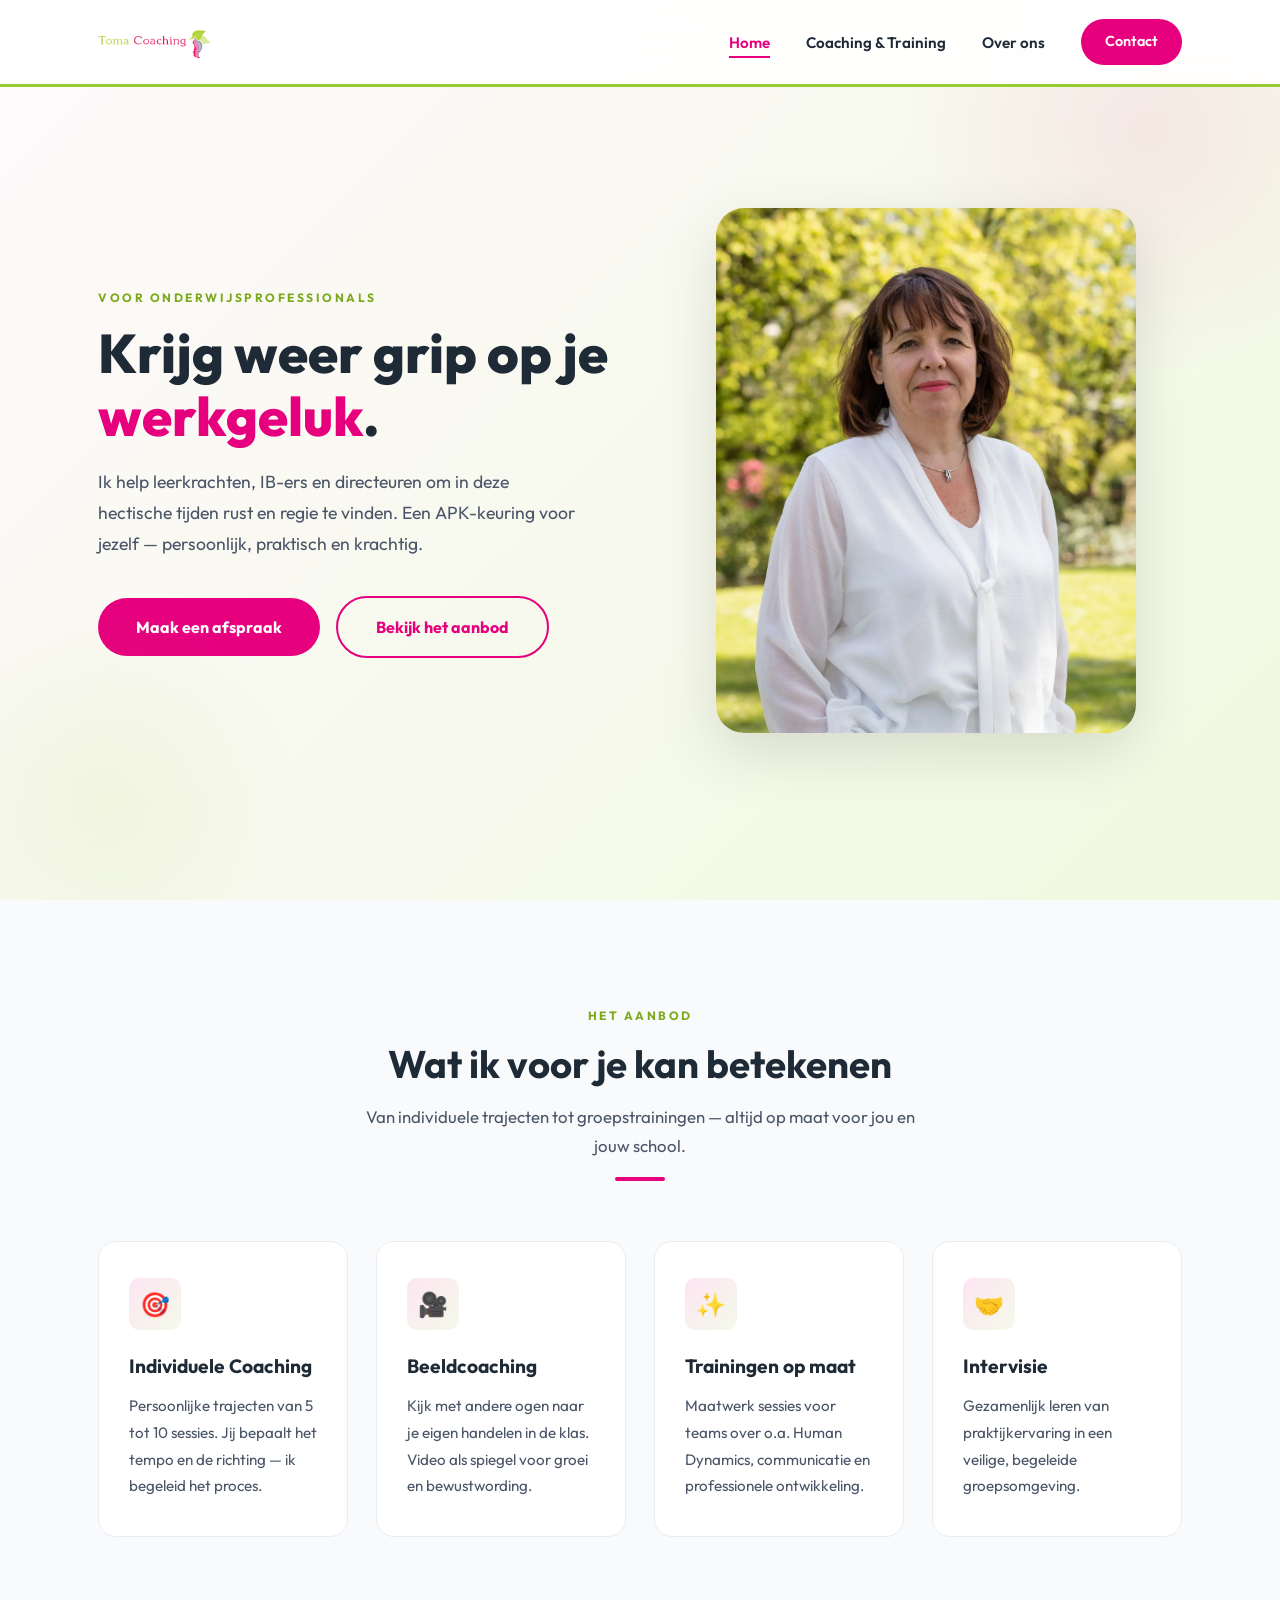
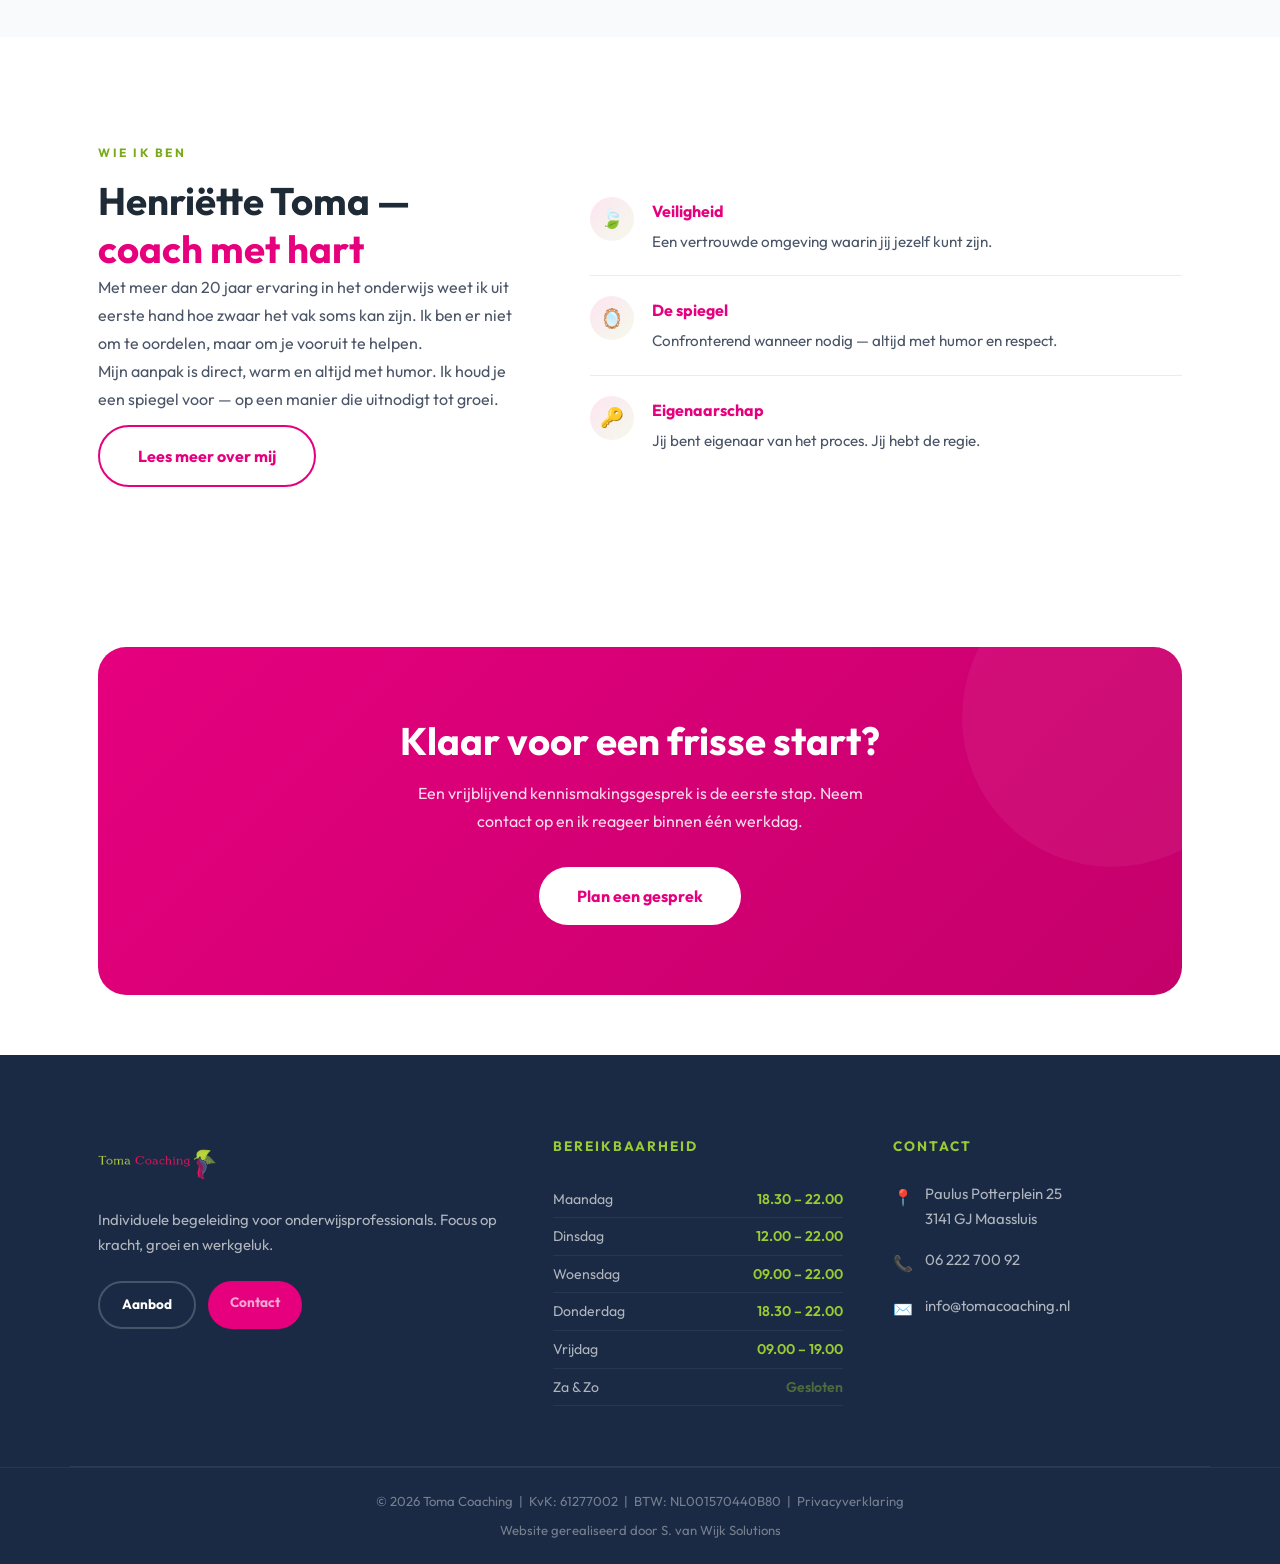
<file: index.html>
<!DOCTYPE html>
<html lang="nl">
<head>
  <meta charset="UTF-8">
  <meta name="viewport" content="width=device-width, initial-scale=1.0">
  <title>Toma Coaching | Onderwijs Coaching & Training</title>
  <meta name="description" content="Individuele coaching en training voor onderwijsprofessionals. Henriëtte Toma helpt leerkrachten, IB-ers en directeuren groeien.">
  <link rel="stylesheet" href="style.css">
</head>
<body>

  <div id="header-placeholder"></div>

  <main>

    <!-- ── HERO ── -->
    <section class="hero">
      <div class="container hero-grid">

        <div class="hero-text reveal">
          <span class="label">Voor onderwijsprofessionals</span>
          <h1>Krijg weer grip op je <span class="accent">werkgeluk</span>.</h1>
          <p>Ik help leerkrachten, IB-ers en directeuren om in deze hectische tijden rust en regie te vinden. Een APK-keuring voor jezelf — persoonlijk, praktisch en krachtig.</p>
          <div class="hero-actions">
            <a href="contact.html" class="btn btn-primary">Maak een afspraak</a>
            <a href="diensten.html" class="btn btn-outline">Bekijk het aanbod</a>
          </div>
        </div>

        <div class="hero-image-wrap reveal reveal-delay-2">
          <img src="assets/images/persoonsfoto.webp" alt="Henriëtte Toma – coach" class="hero-photo">
        </div>

      </div>
    </section>

    <!-- ── WAT IK KAN BETEKENEN ── -->
    <section class="section-padding bg-soft">
      <div class="container">
        <div class="section-title reveal">
          <span class="label">Het aanbod</span>
          <h2>Wat ik voor je kan betekenen</h2>
          <p>Van individuele trajecten tot groepstrainingen — altijd op maat voor jou en jouw school.</p>
          <div class="divider"></div>
        </div>

        <div class="card-grid">
          <div class="service-card reveal reveal-delay-1">
            <div class="icon">🎯</div>
            <h3>Individuele Coaching</h3>
            <p>Persoonlijke trajecten van 5 tot 10 sessies. Jij bepaalt het tempo en de richting — ik begeleid het proces.</p>
          </div>
          <div class="service-card reveal reveal-delay-2">
            <div class="icon">🎥</div>
            <h3>Beeldcoaching</h3>
            <p>Kijk met andere ogen naar je eigen handelen in de klas. Video als spiegel voor groei en bewustwording.</p>
          </div>
          <div class="service-card reveal reveal-delay-3">
            <div class="icon">✨</div>
            <h3>Trainingen op maat</h3>
            <p>Maatwerk sessies voor teams over o.a. Human Dynamics, communicatie en professionele ontwikkeling.</p>
          </div>
          <div class="service-card reveal reveal-delay-3">
            <div class="icon">🤝</div>
            <h3>Intervisie</h3>
            <p>Gezamenlijk leren van praktijkervaring in een veilige, begeleide groepsomgeving.</p>
          </div>
        </div>
      </div>
    </section>

    <!-- ── WERKWIJZE PREVIEW ── -->
    <section class="section-padding">
      <div class="container">
        <div class="over-grid">
          <div class="reveal">
            <span class="label">Wie ik ben</span>
            <h2>Henriëtte Toma — <span class="accent">coach met hart</span></h2>
            <p>Met meer dan 20 jaar ervaring in het onderwijs weet ik uit eerste hand hoe zwaar het vak soms kan zijn. Ik ben er niet om te oordelen, maar om je vooruit te helpen.</p>
            <p>Mijn aanpak is direct, warm en altijd met humor. Ik houd je een spiegel voor — op een manier die uitnodigt tot groei.</p>
            <a href="over-ons.html" class="btn btn-outline" style="margin-top: 12px;">Lees meer over mij</a>
          </div>
          <div class="reveal reveal-delay-2">
            <div class="werkwijze-list">
              <div class="werkwijze-item">
                <div class="werkwijze-icon">🍃</div>
                <div>
                  <strong>Veiligheid</strong>
                  <p>Een vertrouwde omgeving waarin jij jezelf kunt zijn.</p>
                </div>
              </div>
              <div class="werkwijze-item">
                <div class="werkwijze-icon">🪞</div>
                <div>
                  <strong>De spiegel</strong>
                  <p>Confronterend wanneer nodig — altijd met humor en respect.</p>
                </div>
              </div>
              <div class="werkwijze-item">
                <div class="werkwijze-icon">🔑</div>
                <div>
                  <strong>Eigenaarschap</strong>
                  <p>Jij bent eigenaar van het proces. Jij hebt de regie.</p>
                </div>
              </div>
            </div>
          </div>
        </div>
      </div>
    </section>

    <!-- ── CTA BANNER ── -->
    <section class="section-padding-sm">
      <div class="container reveal">
        <div class="cta-banner">
          <h2>Klaar voor een frisse start?</h2>
          <p>Een vrijblijvend kennismakingsgesprek is de eerste stap. Neem contact op en ik reageer binnen één werkdag.</p>
          <a href="contact.html" class="btn btn-white">Plan een gesprek</a>
        </div>
      </div>
    </section>

  </main>

  <div id="footer-placeholder"></div>
  <script src="js/script.js"></script>
</body>
</html>
</file>
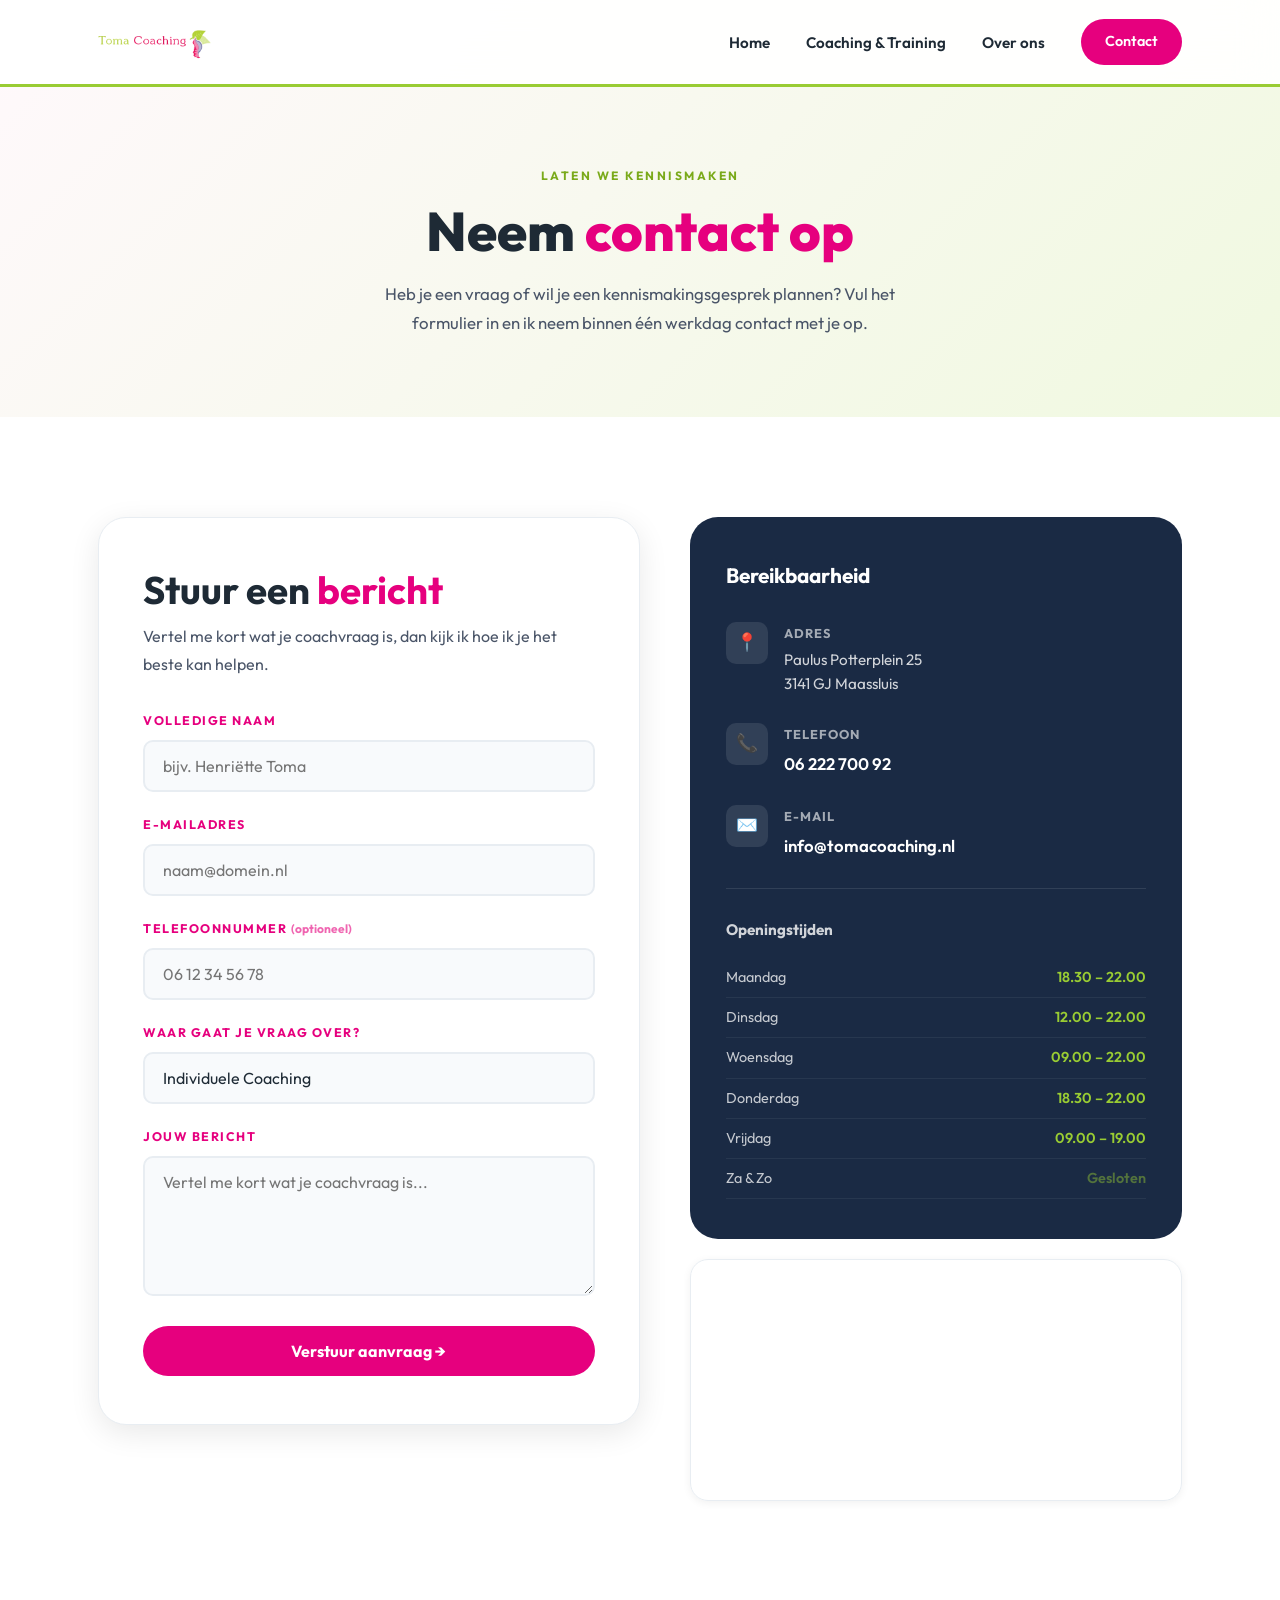
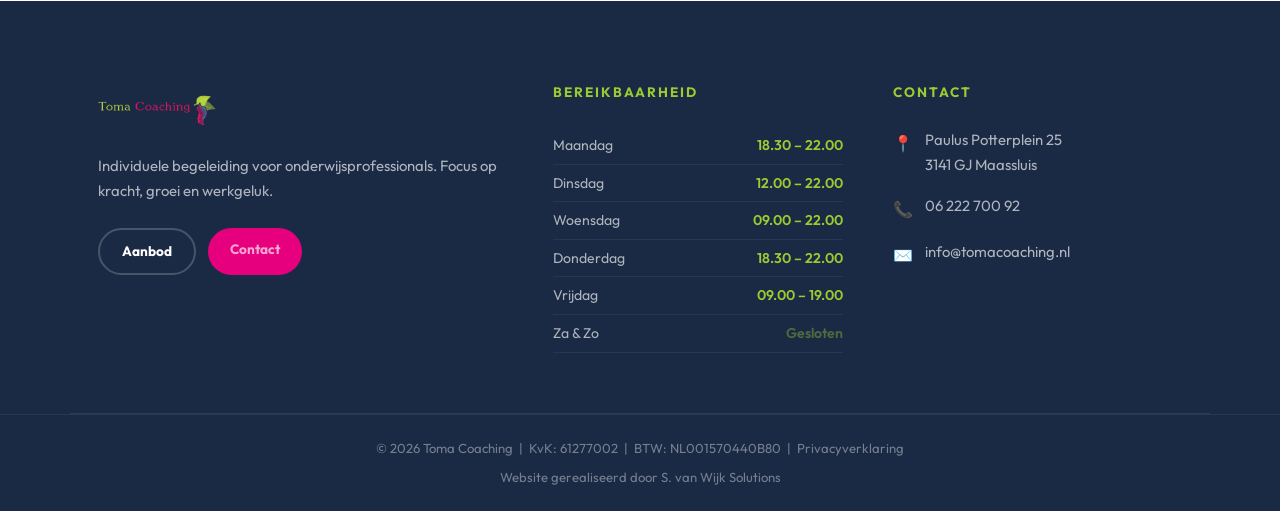
<file: contact.html>
<!DOCTYPE html>
<html lang="nl">
<head>
  <meta charset="UTF-8">
  <meta name="viewport" content="width=device-width, initial-scale=1.0">
  <title>Contact | Toma Coaching</title>
  <meta name="description" content="Neem contact op met Toma Coaching. Plan een kennismakingsgesprek of stel je vraag via het formulier.">
  <link rel="stylesheet" href="style.css">
</head>
<body>

  <div id="header-placeholder"></div>

  <main>

    <!-- ── PAGE HERO ── -->
    <section class="page-hero">
      <div class="container reveal">
        <span class="label">Laten we kennismaken</span>
        <h1>Neem <span class="accent">contact op</span></h1>
        <p>Heb je een vraag of wil je een kennismakingsgesprek plannen? Vul het formulier in en ik neem binnen één werkdag contact met je op.</p>
      </div>
    </section>

    <!-- ── CONTACT GRID ── -->
    <section class="section-padding">
      <div class="container">
        <div class="contact-grid">

          <!-- Formulier -->
          <div class="contact-form-card reveal">
            <h2>Stuur een <span class="accent">bericht</span></h2>
            <p>Vertel me kort wat je coachvraag is, dan kijk ik hoe ik je het beste kan helpen.</p>

            <form action="https://formspree.io/f/jouw-id" method="POST">
              <div class="form-group">
                <label for="naam">Volledige naam</label>
                <input type="text" id="naam" name="naam" placeholder="bijv. Henriëtte Toma" required>
              </div>
              <div class="form-group">
                <label for="email">E-mailadres</label>
                <input type="email" id="email" name="email" placeholder="naam@domein.nl" required>
              </div>
              <div class="form-group">
                <label for="telefoon">Telefoonnummer <span style="font-size:0.75rem; opacity:0.6; text-transform:none; letter-spacing:0;">(optioneel)</span></label>
                <input type="tel" id="telefoon" name="telefoon" placeholder="06 12 34 56 78">
              </div>
              <div class="form-group">
                <label for="onderwerp">Waar gaat je vraag over?</label>
                <select id="onderwerp" name="onderwerp">
                  <option value="Individuele Coaching">Individuele Coaching</option>
                  <option value="Beeldcoaching">Beeldcoaching</option>
                  <option value="Training op maat">Training op maat</option>
                  <option value="Intervisie">Intervisie</option>
                  <option value="Kennismakingsgesprek">Kennismakingsgesprek</option>
                  <option value="Overig">Overig (vrije vraag)</option>
                </select>
              </div>
              <div class="form-group">
                <label for="bericht">Jouw bericht</label>
                <textarea id="bericht" name="bericht" rows="5" placeholder="Vertel me kort wat je coachvraag is..." required></textarea>
              </div>
              <button type="submit" class="btn btn-primary" style="width:100%;">Verstuur aanvraag →</button>
            </form>
          </div>

          <!-- Contact info -->
          <div class="reveal reveal-delay-2">
            <div class="contact-info-card">
              <h3>Bereikbaarheid</h3>

              <div class="info-row">
                <div class="info-icon">📍</div>
                <div>
                  <strong>Adres</strong>
                  <p>Paulus Potterplein 25<br>3141 GJ Maassluis</p>
                </div>
              </div>

              <div class="info-row">
                <div class="info-icon">📞</div>
                <div>
                  <strong>Telefoon</strong>
                  <a href="tel:0622270092">06 222 700 92</a>
                </div>
              </div>

              <div class="info-row">
                <div class="info-icon">✉️</div>
                <div>
                  <strong>E-mail</strong>
                  <a href="mailto:info@tomacoaching.nl">info@tomacoaching.nl</a>
                </div>
              </div>

              <div class="hours-list">
                <h4>Openingstijden</h4>
                <ul>
                  <li>Maandag    <span>18.30 – 22.00</span></li>
                  <li>Dinsdag    <span>12.00 – 22.00</span></li>
                  <li>Woensdag   <span>09.00 – 22.00</span></li>
                  <li>Donderdag  <span>18.30 – 22.00</span></li>
                  <li>Vrijdag    <span>09.00 – 19.00</span></li>
                  <li>Za &amp; Zo  <span style="opacity:0.45;">Gesloten</span></li>
                </ul>
              </div>
            </div>

            <!-- Google Maps -->
            <div style="margin-top: 20px; border-radius: var(--radius-md); overflow: hidden; border: 1px solid var(--border); box-shadow: var(--shadow-sm);">
              <iframe
                title="Locatie Toma Coaching"
                src="https://www.google.com/maps/embed?pb=!1m18!1m12!1m3!1d2460.847!2d4.2558!3d51.9233!2m3!1f0!2f0!3f0!3m2!1i1024!2i768!4f13.1!3m3!1m2!1s0x47c5d3e2b2b2b2b3%3A0x0!2sPaulus+Potterplein+25%2C+3141+GJ+Maassluis!5e0!3m2!1snl!2snl!4v1700000000000"
                width="100%"
                height="240"
                style="display:block; border:0;"
                allowfullscreen=""
                loading="lazy"
                referrerpolicy="no-referrer-when-downgrade">
              </iframe>
            </div>
          </div>

        </div>
      </div>
    </section>

  </main>

  <div id="footer-placeholder"></div>
  <script src="js/script.js"></script>
</body>
</html>
</file>
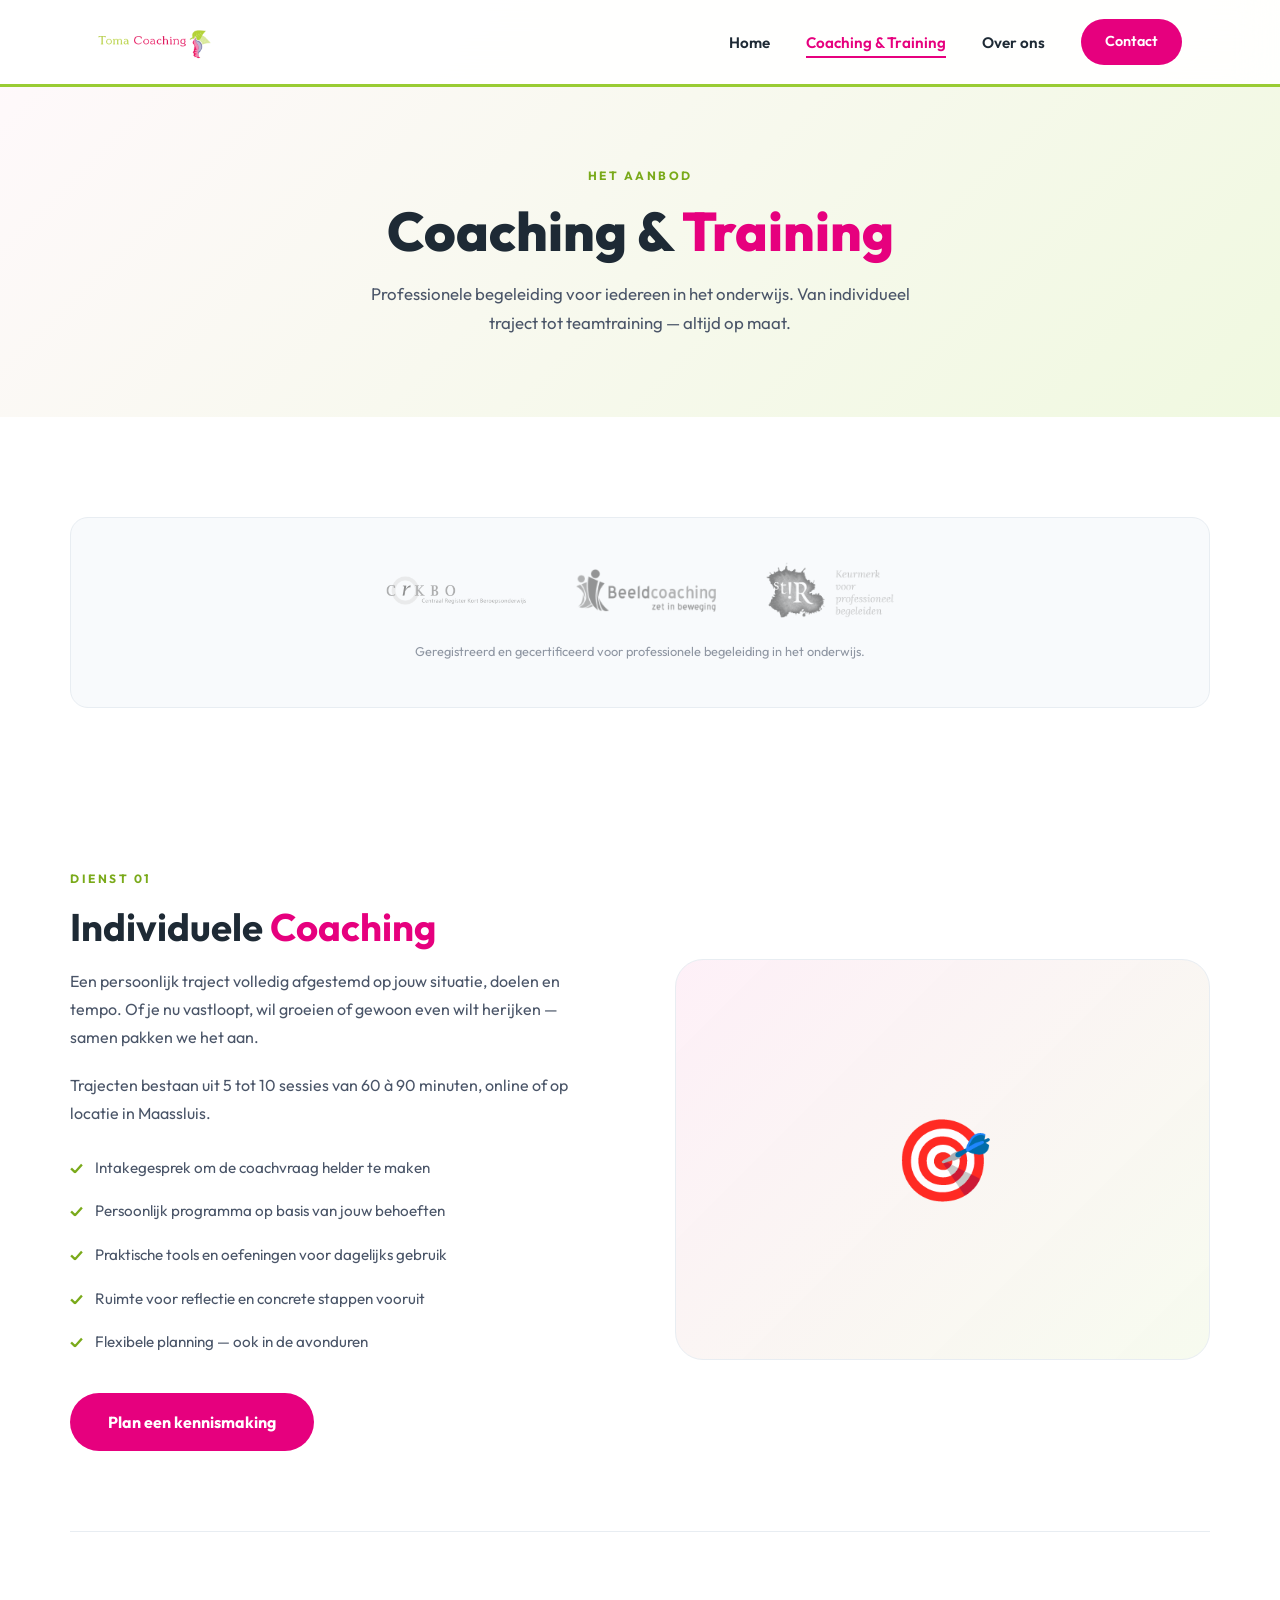
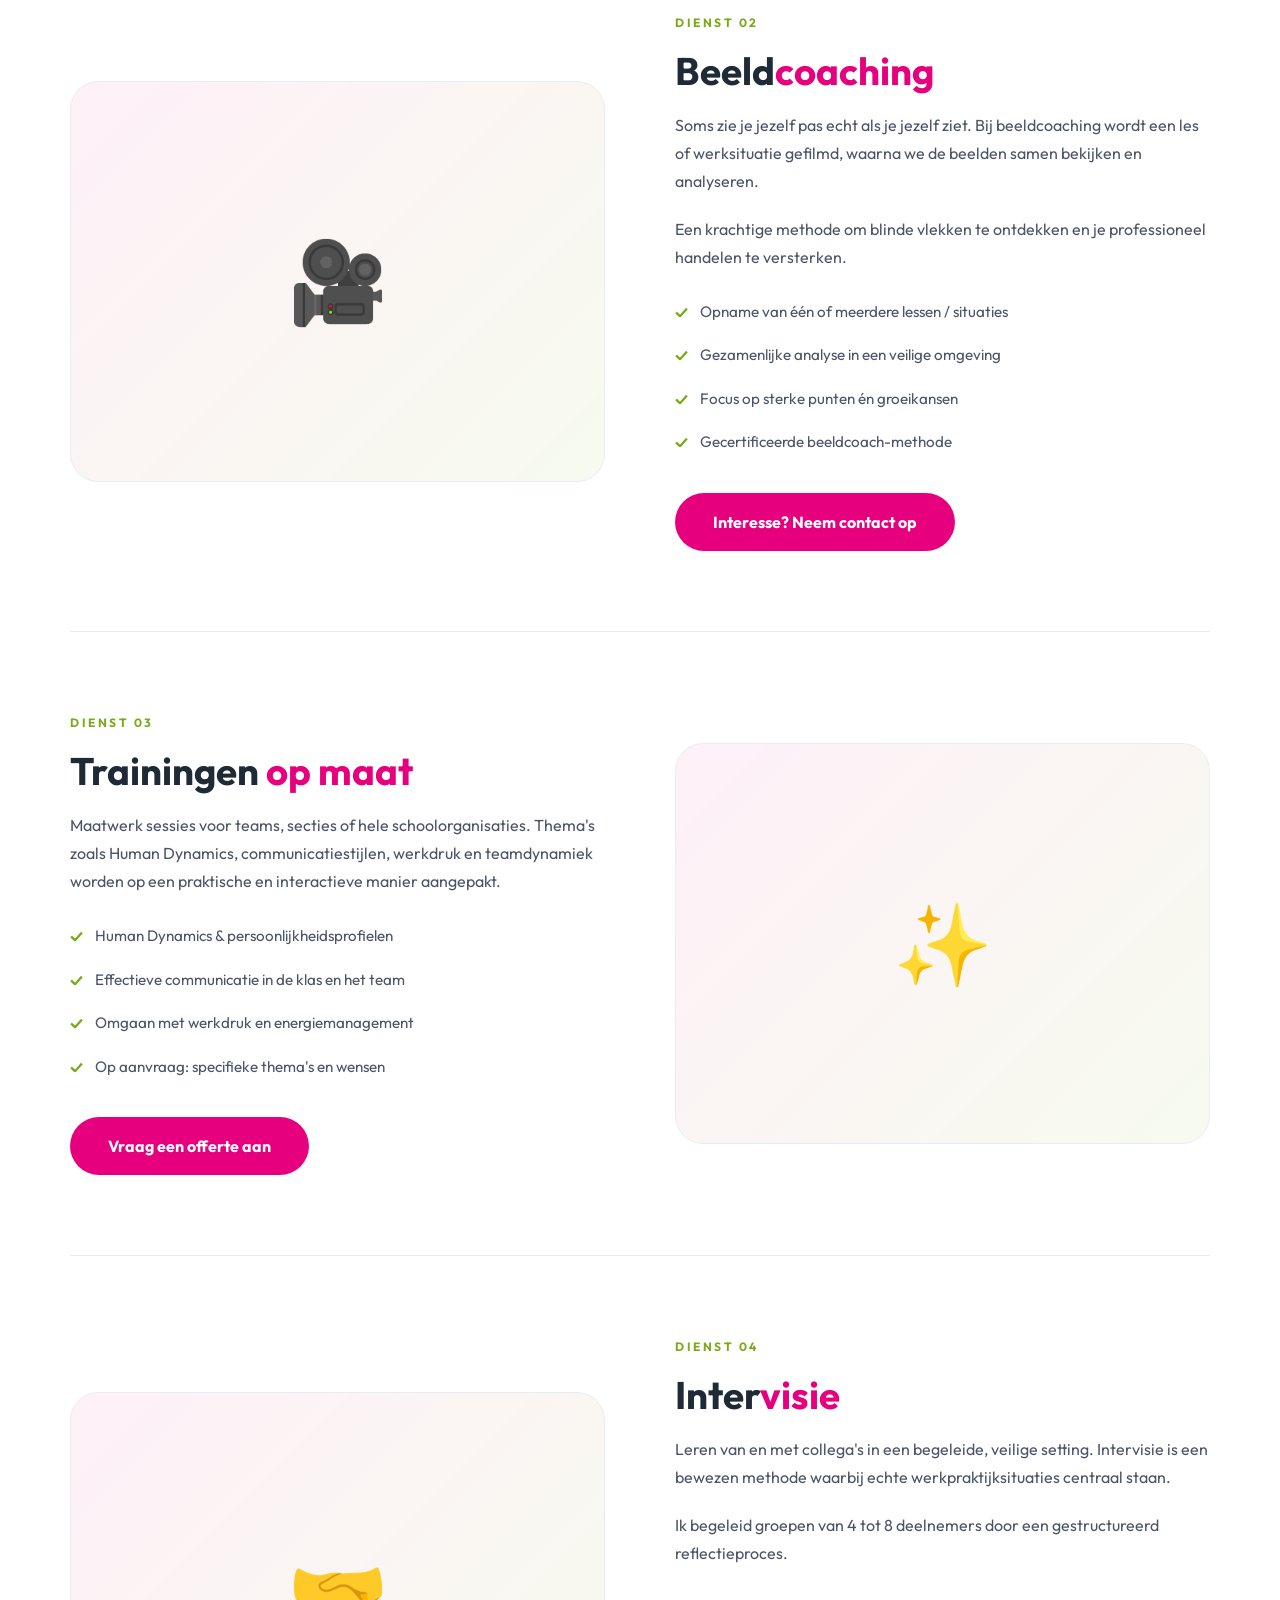
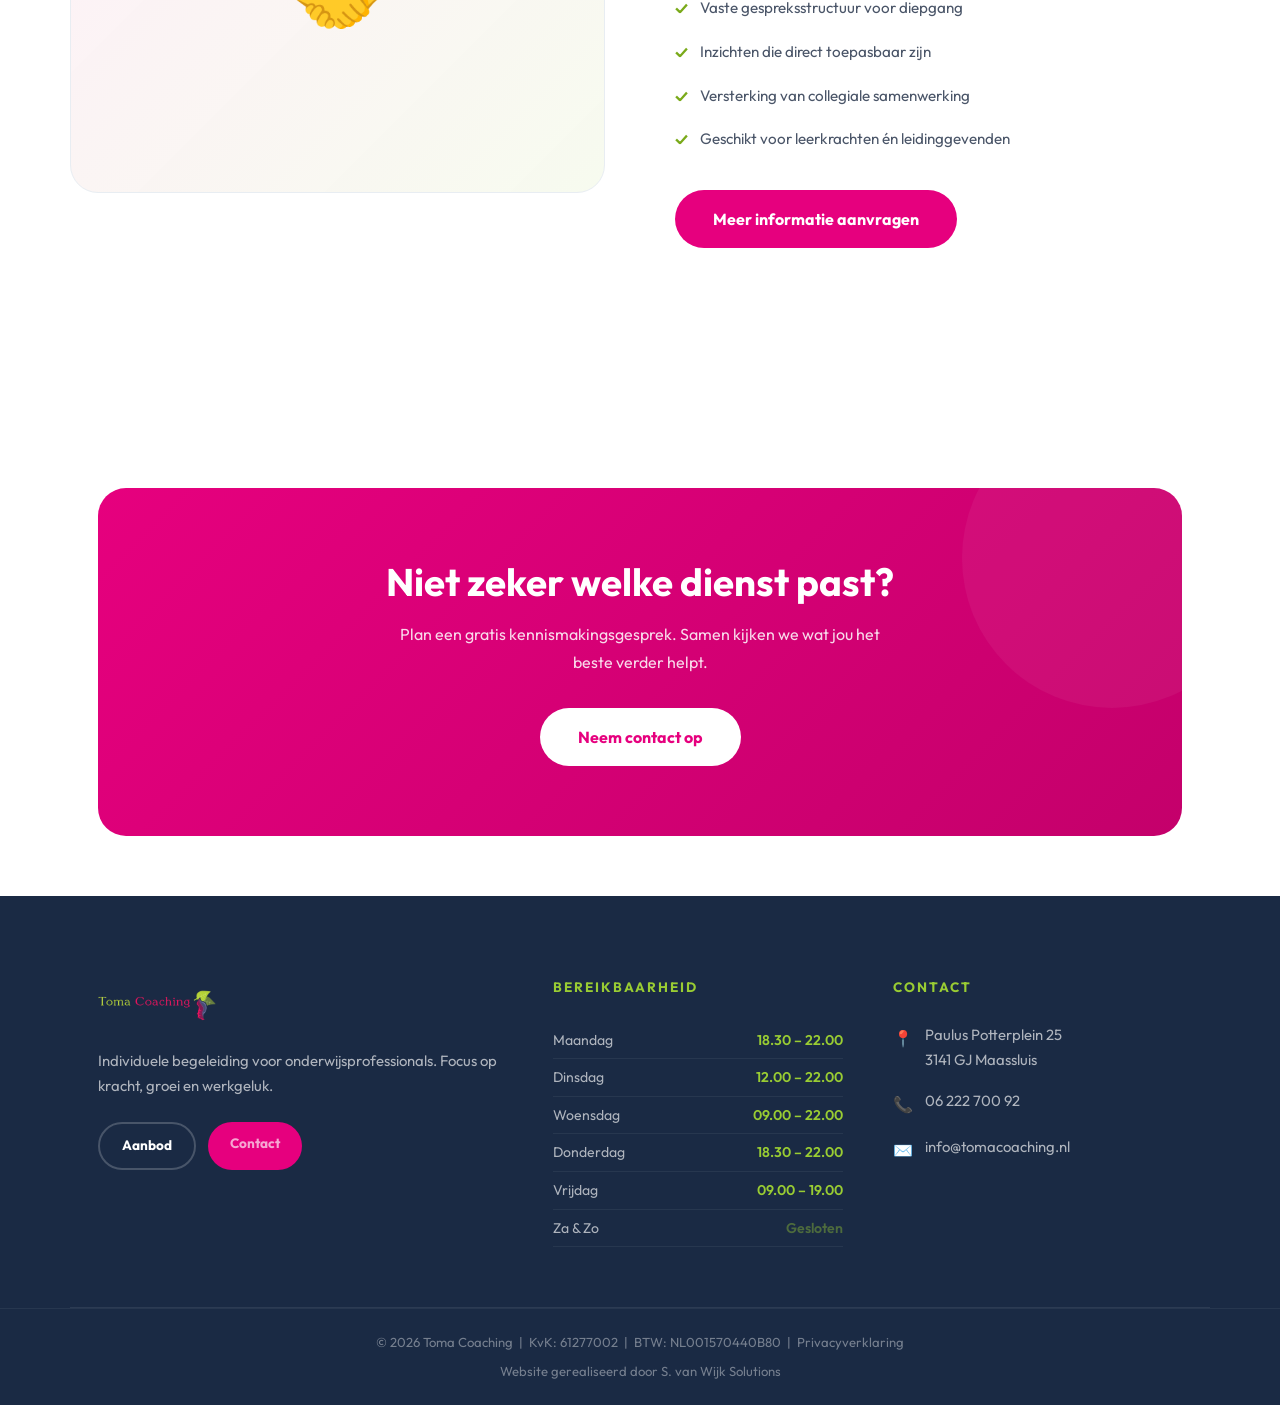
<file: diensten.html>
<!DOCTYPE html>
<html lang="nl">
<head>
  <meta charset="UTF-8">
  <meta name="viewport" content="width=device-width, initial-scale=1.0">
  <title>Coaching & Training | Toma Coaching</title>
  <meta name="description" content="Ontdek het volledige aanbod van Toma Coaching: individuele coaching, beeldcoaching, trainingen op maat en intervisie.">
  <link rel="stylesheet" href="style.css">
  <style>
    @media (max-width: 768px) {
      .dienst-block,
      .dienst-block.reverse {
        direction: ltr;
        padding-left: 20px;
        padding-right: 20px;
      }
      .dienst-block.reverse > * {
        direction: ltr;
      }
    }
  </style>
</head>
<body>

  <div id="header-placeholder"></div>

  <main>

    <!-- ── PAGE HERO ── -->
    <section class="page-hero">
      <div class="container reveal">
        <span class="label">Het aanbod</span>
        <h1>Coaching & <span class="accent">Training</span></h1>
        <p>Professionele begeleiding voor iedereen in het onderwijs. Van individueel traject tot teamtraining — altijd op maat.</p>
      </div>
    </section>

    <div class="container section-padding">

      <!-- Trust bar -->
      <div class="trust-bar reveal">
        <div class="logo-flex">
          <img src="assets/images/crkbologo.png" alt="CRKBO Geregistreerd">
          <img src="assets/images/beeldcoaching.png" alt="Beeldcoaching gecertificeerd">
          <img src="assets/images/professioneelbegeleiden.png" alt="Professioneel Begeleiden">
        </div>
        <p>Geregistreerd en gecertificeerd voor professionele begeleiding in het onderwijs.</p>
      </div>

      <!-- ── DIENST 1 ── -->
      <div class="dienst-block reveal">
        <div class="dienst-text">
          <span class="label">Dienst 01</span>
          <h2>Individuele <span class="accent">Coaching</span></h2>
          <p>Een persoonlijk traject volledig afgestemd op jouw situatie, doelen en tempo. Of je nu vastloopt, wil groeien of gewoon even wilt herijken — samen pakken we het aan.</p>
          <p>Trajecten bestaan uit 5 tot 10 sessies van 60 à 90 minuten, online of op locatie in Maassluis.</p>
          <ul class="dienst-list">
            <li>Intakegesprek om de coachvraag helder te maken</li>
            <li>Persoonlijk programma op basis van jouw behoeften</li>
            <li>Praktische tools en oefeningen voor dagelijks gebruik</li>
            <li>Ruimte voor reflectie en concrete stappen vooruit</li>
            <li>Flexibele planning — ook in de avonduren</li>
          </ul>
          <a href="contact.html" class="btn btn-primary">Plan een kennismaking</a>
        </div>
        <div class="dienst-visual">🎯</div>
      </div>

      <!-- ── DIENST 2 ── -->
      <div class="dienst-block reverse reveal">
        <div class="dienst-text">
          <span class="label">Dienst 02</span>
          <h2>Beeld<span class="accent">coaching</span></h2>
          <p>Soms zie je jezelf pas echt als je jezelf ziet. Bij beeldcoaching wordt een les of werksituatie gefilmd, waarna we de beelden samen bekijken en analyseren.</p>
          <p>Een krachtige methode om blinde vlekken te ontdekken en je professioneel handelen te versterken.</p>
          <ul class="dienst-list">
            <li>Opname van één of meerdere lessen / situaties</li>
            <li>Gezamenlijke analyse in een veilige omgeving</li>
            <li>Focus op sterke punten én groeikansen</li>
            <li>Gecertificeerde beeldcoach-methode</li>
          </ul>
          <a href="contact.html" class="btn btn-primary">Interesse? Neem contact op</a>
        </div>
        <div class="dienst-visual">🎥</div>
      </div>

      <!-- ── DIENST 3 ── -->
      <div class="dienst-block reveal">
        <div class="dienst-text">
          <span class="label">Dienst 03</span>
          <h2>Trainingen <span class="accent">op maat</span></h2>
          <p>Maatwerk sessies voor teams, secties of hele schoolorganisaties. Thema's zoals Human Dynamics, communicatiestijlen, werkdruk en teamdynamiek worden op een praktische en interactieve manier aangepakt.</p>
          <ul class="dienst-list">
            <li>Human Dynamics & persoonlijkheidsprofielen</li>
            <li>Effectieve communicatie in de klas en het team</li>
            <li>Omgaan met werkdruk en energiemanagement</li>
            <li>Op aanvraag: specifieke thema's en wensen</li>
          </ul>
          <a href="contact.html" class="btn btn-primary">Vraag een offerte aan</a>
        </div>
        <div class="dienst-visual">✨</div>
      </div>

      <!-- ── DIENST 4 ── -->
      <div class="dienst-block reverse reveal">
        <div class="dienst-text">
          <span class="label">Dienst 04</span>
          <h2>Inter<span class="accent">visie</span></h2>
          <p>Leren van en met collega's in een begeleide, veilige setting. Intervisie is een bewezen methode waarbij echte werkpraktijksituaties centraal staan.</p>
          <p>Ik begeleid groepen van 4 tot 8 deelnemers door een gestructureerd reflectieproces.</p>
          <ul class="dienst-list">
            <li>Vaste gespreksstructuur voor diepgang</li>
            <li>Inzichten die direct toepasbaar zijn</li>
            <li>Versterking van collegiale samenwerking</li>
            <li>Geschikt voor leerkrachten én leidinggevenden</li>
          </ul>
          <a href="contact.html" class="btn btn-primary">Meer informatie aanvragen</a>
        </div>
        <div class="dienst-visual">🤝</div>
      </div>

    </div>

    <!-- ── CTA ── -->
    <section class="section-padding-sm">
      <div class="container reveal">
        <div class="cta-banner">
          <h2>Niet zeker welke dienst past?</h2>
          <p>Plan een gratis kennismakingsgesprek. Samen kijken we wat jou het beste verder helpt.</p>
          <a href="contact.html" class="btn btn-white">Neem contact op</a>
        </div>
      </div>
    </section>

  </main>

  <div id="footer-placeholder"></div>
  <script src="js/script.js"></script>
</body>
</html>
</file>
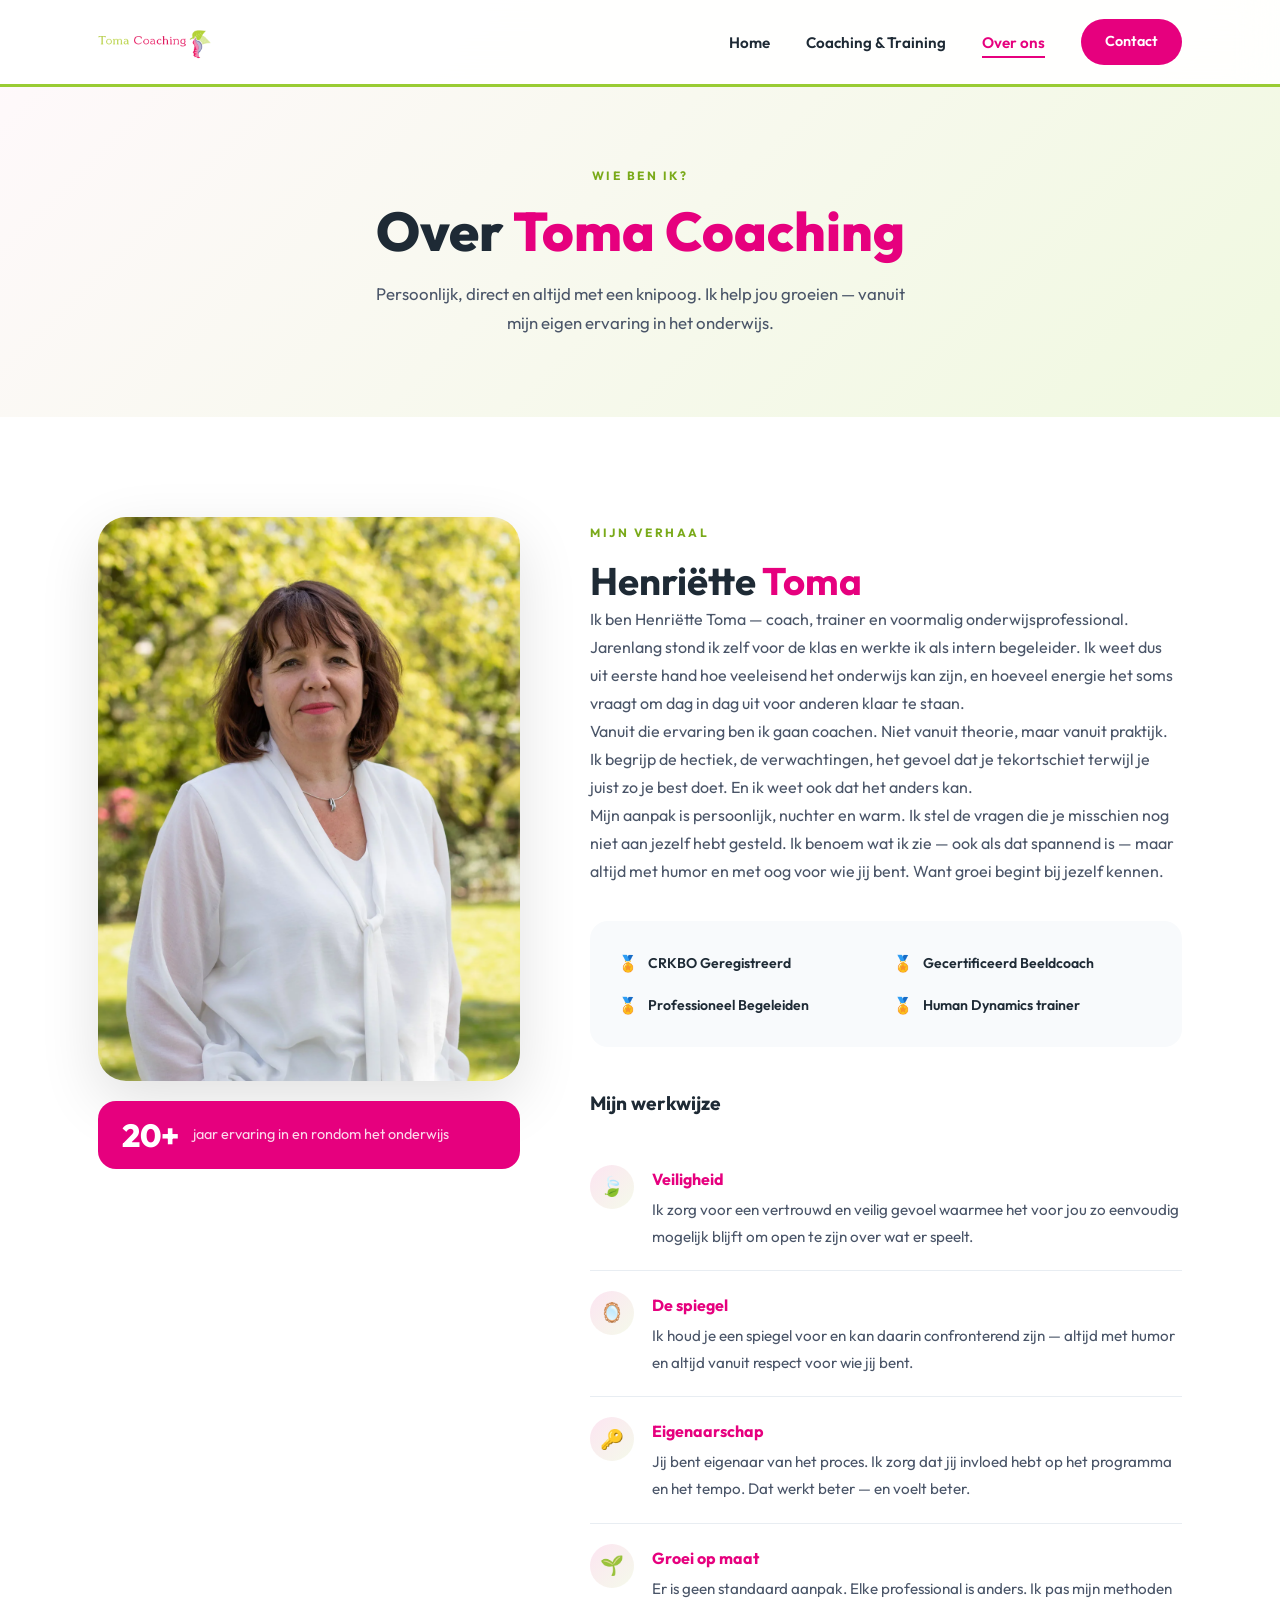
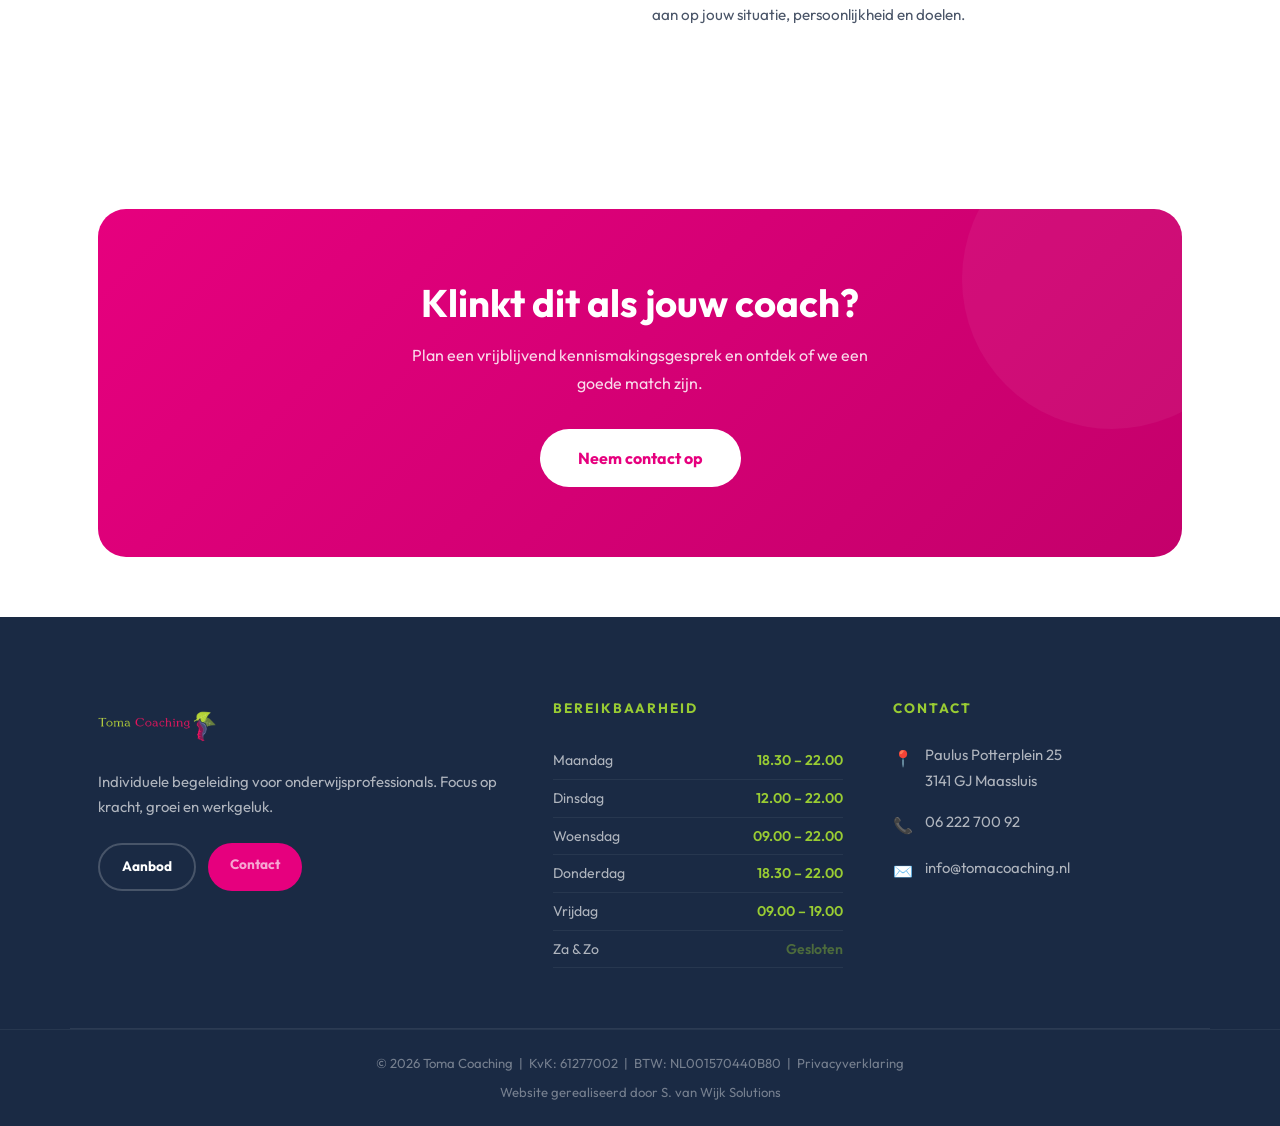
<file: over-ons.html>
<!DOCTYPE html>
<html lang="nl">
<head>
  <meta charset="UTF-8">
  <meta name="viewport" content="width=device-width, initial-scale=1.0">
  <title>Over ons | Toma Coaching</title>
  <meta name="description" content="Leer Henriëtte Toma kennen — coach, trainer en onderwijsprofessional met meer dan 20 jaar ervaring.">
  <link rel="stylesheet" href="style.css">
</head>
<body>

  <div id="header-placeholder"></div>

  <main>

    <!-- ── PAGE HERO ── -->
    <section class="page-hero">
      <div class="container reveal">
        <span class="label">Wie ben ik?</span>
        <h1>Over <span class="accent">Toma Coaching</span></h1>
        <p>Persoonlijk, direct en altijd met een knipoog. Ik help jou groeien — vanuit mijn eigen ervaring in het onderwijs.</p>
      </div>
    </section>

    <!-- ── BIOGRAFIE + WERKWIJZE ── -->
    <section class="section-padding">
      <div class="container">
        <div class="over-grid">

          <!-- Foto kolom -->
          <div class="over-photo-wrap reveal">
            <img src="assets/images/persoonsfoto.webp" alt="Henriëtte Toma" class="over-photo">
            <div class="photo-badge">
              <div class="badge-num">20+</div>
              <p>jaar ervaring in en rondom het onderwijs</p>
            </div>
          </div>

          <!-- Tekst kolom -->
          <div class="reveal reveal-delay-1">
            <span class="label">Mijn verhaal</span>
            <h2>Henriëtte <span class="accent">Toma</span></h2>

            <p>Ik ben Henriëtte Toma — coach, trainer en voormalig onderwijsprofessional. Jarenlang stond ik zelf voor de klas en werkte ik als intern begeleider. Ik weet dus uit eerste hand hoe veeleisend het onderwijs kan zijn, en hoeveel energie het soms vraagt om dag in dag uit voor anderen klaar te staan.</p>

            <p>Vanuit die ervaring ben ik gaan coachen. Niet vanuit theorie, maar vanuit praktijk. Ik begrijp de hectiek, de verwachtingen, het gevoel dat je tekortschiet terwijl je juist zo je best doet. En ik weet ook dat het anders kan.</p>

            <p>Mijn aanpak is persoonlijk, nuchter en warm. Ik stel de vragen die je misschien nog niet aan jezelf hebt gesteld. Ik benoem wat ik zie — ook als dat spannend is — maar altijd met humor en met oog voor wie jij bent. Want groei begint bij jezelf kennen.</p>

            <!-- Certificaten -->
            <div class="cert-strip">
              <div class="cert-item">CRKBO Geregistreerd</div>
              <div class="cert-item">Gecertificeerd Beeldcoach</div>
              <div class="cert-item">Professioneel Begeleiden</div>
              <div class="cert-item">Human Dynamics trainer</div>
            </div>

            <!-- Werkwijze -->
            <div class="werkwijze-list">
              <h3>Mijn werkwijze</h3>

              <div class="werkwijze-item">
                <div class="werkwijze-icon">🍃</div>
                <div>
                  <strong>Veiligheid</strong>
                  <p>Ik zorg voor een vertrouwd en veilig gevoel waarmee het voor jou zo eenvoudig mogelijk blijft om open te zijn over wat er speelt.</p>
                </div>
              </div>

              <div class="werkwijze-item">
                <div class="werkwijze-icon">🪞</div>
                <div>
                  <strong>De spiegel</strong>
                  <p>Ik houd je een spiegel voor en kan daarin confronterend zijn — altijd met humor en altijd vanuit respect voor wie jij bent.</p>
                </div>
              </div>

              <div class="werkwijze-item">
                <div class="werkwijze-icon">🔑</div>
                <div>
                  <strong>Eigenaarschap</strong>
                  <p>Jij bent eigenaar van het proces. Ik zorg dat jij invloed hebt op het programma en het tempo. Dat werkt beter — en voelt beter.</p>
                </div>
              </div>

              <div class="werkwijze-item">
                <div class="werkwijze-icon">🌱</div>
                <div>
                  <strong>Groei op maat</strong>
                  <p>Er is geen standaard aanpak. Elke professional is anders. Ik pas mijn methoden aan op jouw situatie, persoonlijkheid en doelen.</p>
                </div>
              </div>

            </div>

          </div>
        </div>
      </div>
    </section>

    <!-- ── CTA ── -->
    <section class="section-padding-sm">
      <div class="container reveal">
        <div class="cta-banner">
          <h2>Klinkt dit als jouw coach?</h2>
          <p>Plan een vrijblijvend kennismakingsgesprek en ontdek of we een goede match zijn.</p>
          <a href="contact.html" class="btn btn-white">Neem contact op</a>
        </div>
      </div>
    </section>

  </main>

  <div id="footer-placeholder"></div>
  <script src="js/script.js"></script>
</body>
</html>
</file>
<file: style.css>
@import url('https://fonts.googleapis.com/css2?family=Outfit:wght@300;400;500;600;700;800&display=swap');

/* =============================================
   ROOT & RESET
   ============================================= */
:root {
  --primary:       #e6007e;
  --primary-dark:  #c4006b;
  --secondary:     #99cc33;
  --secondary-dark:#7aaa1a;
  --footer-bg:     #1a2a44;
  --text-dark:     #1e2a35;
  --text-mid:      #4a5568;
  --text-light:    #718096;
  --bg-light:      #f8fafc;
  --bg-soft:       #f0f4f8;
  --white:         #ffffff;
  --border:        #e8edf2;
  --glass:         rgba(255,255,255,0.92);
  --shadow-sm:     0 2px 8px rgba(0,0,0,0.06);
  --shadow-md:     0 8px 30px rgba(0,0,0,0.09);
  --shadow-lg:     0 20px 60px rgba(0,0,0,0.12);
  --radius-sm:     10px;
  --radius-md:     18px;
  --radius-lg:     28px;
  --transition:    all 0.35s cubic-bezier(0.4, 0, 0.2, 1);
}

*, *::before, *::after { box-sizing: border-box; margin: 0; padding: 0; }
html { scroll-behavior: smooth; font-size: 16px; }
body {
  font-family: 'Outfit', sans-serif;
  color: var(--text-dark);
  background: var(--white);
  line-height: 1.75;
  overflow-x: hidden;
}
img { max-width: 100%; display: block; }
a { color: inherit; }
ul { list-style: none; }

/* =============================================
   LAYOUT
   ============================================= */
.container {
  max-width: 1140px;
  margin: 0 auto;
  padding: 0 28px;
}
@media (max-width: 480px) {
  .container { padding: 0 20px; }
}
.section-padding    { padding: 100px 0; }
.section-padding-sm { padding: 60px 0; }

/* =============================================
   TYPOGRAPHY
   ============================================= */
h1 { font-size: clamp(2.2rem, 5vw, 3.4rem); font-weight: 800; line-height: 1.15; }
h2 { font-size: clamp(1.8rem, 3.5vw, 2.4rem); font-weight: 700; line-height: 1.25; }
h3 { font-size: 1.2rem; font-weight: 700; }
p  { color: var(--text-mid); }
.accent { color: var(--primary); }
.label {
  display: inline-block;
  font-size: 0.75rem;
  font-weight: 700;
  letter-spacing: 2.5px;
  text-transform: uppercase;
  color: var(--secondary-dark);
  margin-bottom: 14px;
}

/* =============================================
   BUTTONS
   ============================================= */
.btn {
  display: inline-block;
  padding: 15px 38px;
  border-radius: 50px;
  font-family: inherit;
  font-weight: 700;
  font-size: 1rem;
  text-decoration: none;
  border: none;
  cursor: pointer;
  transition: var(--transition);
  text-align: center;
}
.btn-primary { background: var(--primary); color: var(--white); }
.btn-primary:hover {
  background: var(--primary-dark);
  transform: translateY(-3px);
  box-shadow: 0 12px 30px rgba(230,0,126,0.28);
}
.btn-outline {
  background: transparent;
  color: var(--primary);
  border: 2px solid var(--primary);
}
.btn-outline:hover {
  background: var(--primary);
  color: var(--white);
  transform: translateY(-3px);
}
.btn-white { background: var(--white); color: var(--primary); }
.btn-white:hover {
  transform: translateY(-3px);
  box-shadow: 0 12px 30px rgba(0,0,0,0.15);
}

/* =============================================
   HEADER
   ============================================= */
.site-header {
  position: fixed;
  top: 0; left: 0;
  width: 100%;
  z-index: 2000;
  background: var(--glass);
  backdrop-filter: blur(18px);
  -webkit-backdrop-filter: blur(18px);
  border-bottom: 3px solid var(--secondary);
  padding: 16px 0;
  transition: padding 0.3s ease, box-shadow 0.3s ease;
}
.site-header.scrolled { padding: 9px 0; box-shadow: var(--shadow-md); }

.header-flex { display: flex; justify-content: space-between; align-items: center; }
.header-logo { max-height: 38px; transition: transform 0.3s; }
.header-logo:hover { transform: scale(1.05); }

.nav-menu ul { display: flex; gap: 36px; align-items: center; }
.nav-menu a {
  text-decoration: none;
  color: var(--text-dark);
  font-weight: 600;
  font-size: 0.95rem;
  position: relative;
  padding: 6px 0;
  transition: color 0.3s;
}
.nav-menu a::after {
  content: '';
  position: absolute;
  bottom: 0; left: 0;
  width: 0; height: 2px;
  background: var(--primary);
  transition: width 0.3s ease;
}
.nav-menu a:hover,
.nav-menu a.active { color: var(--primary); }
.nav-menu a:hover::after,
.nav-menu a.active::after { width: 100%; }

/* Contact knop blijft altijd wit, ook als active */
.nav-menu a.btn-primary,
.nav-menu a.btn-primary:hover,
.nav-menu a.btn-primary.active { color: var(--white) !important; }
.nav-menu a.btn-primary::after,
.nav-menu a.btn-primary.active::after { display: none; }

/* Hamburger */
.menu-toggle {
  display: none;
  background: none;
  border: none;
  cursor: pointer;
  z-index: 2100;
  padding: 8px;
}
.hamburger {
  width: 24px; height: 2px;
  background: var(--primary);
  display: block;
  position: relative;
  transition: background 0.3s;
}
.hamburger::before,
.hamburger::after {
  content: '';
  position: absolute;
  width: 24px; height: 2px;
  background: var(--primary);
  left: 0;
  transition: transform 0.35s ease, top 0.35s ease;
}
.hamburger::before { top: -8px; }
.hamburger::after  { top: 8px; }

.menu-toggle.active .hamburger { background: transparent; }
.menu-toggle.active .hamburger::before { transform: rotate(45deg); top: 0; }
.menu-toggle.active .hamburger::after  { transform: rotate(-45deg); top: 0; }

@media (max-width: 900px) {
  .menu-toggle { display: block; }
  .nav-menu {
    position: fixed;
    top: 0; right: -100%;
    width: 100%; height: 100vh;
    background: var(--white);
    display: flex;
    justify-content: center;
    align-items: center;
    transition: right 0.45s cubic-bezier(0.77,0.2,0.05,1.0);
    z-index: 2050;
  }
  .nav-menu.active { right: 0; }
  .nav-menu ul { flex-direction: column; gap: 28px; text-align: center; }
  .nav-menu a { font-size: 1.5rem; }
}

/* =============================================
   HERO
   ============================================= */
.hero {
  min-height: 100vh;
  display: flex;
  align-items: center;
  padding: 120px 0 80px;
  background: linear-gradient(135deg, #fff9fc 0%, #f0f9e0 100%);
  position: relative;
  overflow: hidden;
}
.hero::before {
  content: '';
  position: absolute;
  top: -120px; right: -120px;
  width: 500px; height: 500px;
  background: radial-gradient(circle, rgba(230,0,126,0.07) 0%, transparent 70%);
  pointer-events: none;
}
.hero::after {
  content: '';
  position: absolute;
  bottom: -100px; left: -100px;
  width: 400px; height: 400px;
  background: radial-gradient(circle, rgba(153,204,51,0.09) 0%, transparent 70%);
  pointer-events: none;
}
.hero-grid { display: grid; grid-template-columns: 1fr 1fr; gap: 60px; align-items: center; }
.hero-text h1 { margin-bottom: 20px; }
.hero-text p  { font-size: 1.1rem; margin-bottom: 36px; max-width: 480px; }
.hero-actions { display: flex; gap: 16px; flex-wrap: wrap; align-items: center; }
.hero-image-wrap { display: flex; justify-content: center; align-items: center; }
.hero-photo {
  width: 100%;
  max-width: 420px;
  border-radius: var(--radius-lg);
  box-shadow: var(--shadow-lg);
  object-fit: cover;
  aspect-ratio: 4/5;
}
@media (max-width: 768px) {
  .hero-grid { grid-template-columns: 1fr; gap: 40px; text-align: center; }
  .hero-actions { justify-content: center; }
  .hero-image-wrap { order: -1; }
  .hero-photo { max-width: 280px; aspect-ratio: 1/1; }
}

/* =============================================
   SECTION TITLES
   ============================================= */
.section-title { text-align: center; margin-bottom: 60px; }
.section-title h2 { margin-bottom: 14px; }
.section-title p { max-width: 560px; margin: 0 auto; font-size: 1.05rem; }
.divider {
  width: 50px; height: 4px;
  background: var(--primary);
  border-radius: 2px;
  margin: 16px auto 0;
}

/* =============================================
   SERVICE CARDS
   ============================================= */
.card-grid {
  display: grid;
  grid-template-columns: repeat(auto-fit, minmax(240px, 1fr));
  gap: 28px;
}
.service-card {
  background: var(--white);
  border: 1px solid var(--border);
  border-radius: var(--radius-md);
  padding: 36px 30px;
  transition: var(--transition);
  position: relative;
  overflow: hidden;
}
.service-card::before {
  content: '';
  position: absolute;
  bottom: 0; left: 0;
  width: 100%; height: 4px;
  background: linear-gradient(90deg, var(--primary), var(--secondary));
  transform: scaleX(0);
  transform-origin: left;
  transition: transform 0.4s ease;
}
.service-card:hover { transform: translateY(-6px); box-shadow: var(--shadow-lg); border-color: transparent; }
.service-card:hover::before { transform: scaleX(1); }
.service-card .icon {
  width: 52px; height: 52px;
  background: linear-gradient(135deg, rgba(230,0,126,0.1), rgba(153,204,51,0.1));
  border-radius: var(--radius-sm);
  display: flex; align-items: center; justify-content: center;
  font-size: 1.5rem;
  margin-bottom: 20px;
}
.service-card h3 { margin-bottom: 10px; color: var(--text-dark); }
.service-card p  { font-size: 0.95rem; }

/* =============================================
   PAGE HERO (diensten / over-ons / contact)
   ============================================= */
.page-hero {
  padding: 160px 0 80px;
  background: linear-gradient(135deg, #fff9fc 0%, #f0f9e0 100%);
  text-align: center;
}
.page-hero h1 { margin-bottom: 16px; }
.page-hero p  { max-width: 560px; margin: 0 auto; font-size: 1.05rem; }

/* =============================================
   TRUST BAR
   ============================================= */
.trust-bar {
  background: var(--bg-light);
  border: 1px solid var(--border);
  border-radius: var(--radius-md);
  padding: 44px 40px;
  margin: 0 0 80px;
}
.logo-flex { display: flex; justify-content: center; align-items: center; gap: 50px; flex-wrap: wrap; }
.logo-flex img {
  max-height: 56px; max-width: 140px;
  object-fit: contain;
  filter: grayscale(100%); opacity: 0.55;
  transition: var(--transition);
}
.logo-flex img:hover { filter: grayscale(0%); opacity: 1; transform: scale(1.08); }
.trust-bar p { text-align: center; margin-top: 22px; font-size: 0.8rem; opacity: 0.6; }

/* =============================================
   DIENSTEN BLOKKEN
   ============================================= */
.dienst-block {
  display: grid;
  grid-template-columns: 1fr 1fr;
  gap: 70px;
  align-items: center;
  padding: 80px 0;
  border-bottom: 1px solid var(--border);
}
.dienst-block:last-of-type { border-bottom: none; }
.dienst-block.reverse { direction: rtl; }
.dienst-block.reverse > * { direction: ltr; }

.dienst-text .label { display: block; }
.dienst-text h2 { margin-bottom: 16px; }
.dienst-text p  { margin-bottom: 20px; }
.dienst-list { margin: 20px 0 28px; }
.dienst-list li {
  display: flex;
  align-items: flex-start;
  gap: 12px;
  padding: 8px 0;
  color: var(--text-mid);
  font-size: 0.95rem;
}
.dienst-list li::before {
  content: '✓';
  color: var(--secondary-dark);
  font-weight: 800;
  flex-shrink: 0;
  margin-top: 1px;
}
.dienst-visual {
  background: linear-gradient(135deg, rgba(230,0,126,0.06), rgba(153,204,51,0.08));
  border-radius: var(--radius-lg);
  aspect-ratio: 4/3;
  display: flex; align-items: center; justify-content: center;
  font-size: 5rem;
  border: 1px solid var(--border);
}

@media (max-width: 768px) {
  .dienst-block,
  .dienst-block.reverse {
    grid-template-columns: 1fr;
    gap: 30px;
    direction: ltr;
    padding: 50px 20px;
  }
  .dienst-block.reverse > * { direction: ltr; }
}

/* =============================================
   OVER ONS
   ============================================= */
.over-grid { display: grid; grid-template-columns: 1fr 1.4fr; gap: 70px; align-items: start; }
.over-photo-wrap { position: sticky; top: 110px; }
.over-photo {
  width: 100%;
  border-radius: var(--radius-lg);
  box-shadow: var(--shadow-lg);
  object-fit: cover;
  aspect-ratio: 3/4;
}
.photo-badge {
  background: var(--primary);
  color: white;
  border-radius: var(--radius-md);
  padding: 18px 24px;
  margin-top: 20px;
  display: flex; align-items: center; gap: 14px;
}
.photo-badge .badge-num { font-size: 2rem; font-weight: 800; line-height: 1; }
.photo-badge p { color: rgba(255,255,255,0.85); font-size: 0.9rem; margin: 0; }

.werkwijze-list { margin-top: 40px; }
.werkwijze-list h3 { margin-bottom: 24px; color: var(--text-dark); }
.werkwijze-item {
  display: flex; align-items: flex-start; gap: 18px;
  padding: 20px 0;
  border-bottom: 1px solid var(--border);
}
.werkwijze-item:last-child { border-bottom: none; }
.werkwijze-icon {
  width: 44px; height: 44px;
  background: linear-gradient(135deg, rgba(230,0,126,0.1), rgba(153,204,51,0.1));
  border-radius: 50%;
  display: flex; align-items: center; justify-content: center;
  font-size: 1.2rem; flex-shrink: 0;
}
.werkwijze-item strong { display: block; color: var(--primary); font-size: 1rem; margin-bottom: 4px; }
.werkwijze-item p { font-size: 0.95rem; margin: 0; }

.cert-strip {
  background: var(--bg-light);
  border-radius: var(--radius-md);
  padding: 28px;
  margin-top: 36px;
  margin-bottom: 10px;
  display: grid;
  grid-template-columns: 1fr 1fr;
  gap: 14px;
}
.cert-item {
  display: flex; align-items: center; gap: 10px;
  font-size: 0.88rem; font-weight: 600; color: var(--text-dark);
}
.cert-item::before { content: '🏅'; font-size: 1rem; }

@media (max-width: 900px) {
  .over-grid { grid-template-columns: 1fr; gap: 40px; }
  .over-photo-wrap { position: static; }
  .over-photo { max-width: 320px; margin: 0 auto; aspect-ratio: 1/1; }
  .cert-strip { grid-template-columns: 1fr; }
}

/* =============================================
   CONTACT
   ============================================= */
.contact-grid { display: grid; grid-template-columns: 1.1fr 1fr; gap: 50px; align-items: start; }
.contact-form-card {
  background: var(--white);
  border: 1px solid var(--border);
  border-radius: var(--radius-lg);
  padding: 48px 44px;
  box-shadow: var(--shadow-md);
}
.contact-form-card h2 { margin-bottom: 8px; }
.contact-form-card > p { margin-bottom: 32px; }

.form-group { margin-bottom: 22px; }
.form-group label {
  display: block;
  font-size: 0.78rem; font-weight: 700;
  text-transform: uppercase; letter-spacing: 1.5px;
  color: var(--primary); margin-bottom: 8px;
}
.form-group input,
.form-group textarea,
.form-group select {
  width: 100%; padding: 14px 18px;
  border: 2px solid var(--border);
  border-radius: var(--radius-sm);
  font-family: inherit; font-size: 1rem;
  color: var(--text-dark); background: var(--bg-light);
  transition: border-color 0.3s, box-shadow 0.3s, background 0.3s;
  appearance: none;
}
.form-group input:focus,
.form-group textarea:focus,
.form-group select:focus {
  border-color: var(--secondary);
  background: var(--white);
  outline: none;
  box-shadow: 0 0 0 4px rgba(153,204,51,0.12);
}
.form-group textarea { resize: vertical; min-height: 140px; }

.contact-info-card {
  background: var(--footer-bg);
  border-radius: var(--radius-lg);
  padding: 40px 36px;
  color: white;
}
.contact-info-card h3 { color: white; margin-bottom: 28px; font-size: 1.3rem; }
.info-row { display: flex; align-items: flex-start; gap: 16px; margin-bottom: 26px; }
.info-icon {
  width: 42px; height: 42px;
  background: rgba(255,255,255,0.1);
  border-radius: var(--radius-sm);
  display: flex; align-items: center; justify-content: center;
  font-size: 1.1rem; flex-shrink: 0;
}
.info-row strong { display: block; font-size: 0.8rem; letter-spacing: 1px; text-transform: uppercase; opacity: 0.6; margin-bottom: 4px; }
.info-row a { color: white; text-decoration: none; font-weight: 600; font-size: 1.05rem; }
.info-row a:hover { color: var(--secondary); }
.info-row p { color: rgba(255,255,255,0.8); margin: 0; font-size: 0.95rem; line-height: 1.6; }

.hours-list { margin-top: 28px; padding-top: 28px; border-top: 1px solid rgba(255,255,255,0.1); }
.hours-list h4 { color: white; margin-bottom: 14px; font-size: 0.95rem; opacity: 0.8; }
.hours-list li {
  display: flex; justify-content: space-between;
  padding: 7px 0;
  border-bottom: 1px solid rgba(255,255,255,0.06);
  font-size: 0.9rem; color: rgba(255,255,255,0.75);
}
.hours-list li span { color: var(--secondary); font-weight: 600; }

@media (max-width: 900px) {
  .contact-grid { grid-template-columns: 1fr; }
  .contact-form-card { padding: 32px 28px; }
}

/* =============================================
   CTA BANNER
   ============================================= */
.cta-banner {
  background: linear-gradient(135deg, var(--primary) 0%, var(--primary-dark) 100%);
  border-radius: var(--radius-lg);
  padding: 70px 60px;
  text-align: center; color: white;
  position: relative; overflow: hidden;
}
.cta-banner::before {
  content: '';
  position: absolute;
  top: -80px; right: -80px;
  width: 300px; height: 300px;
  background: rgba(255,255,255,0.05);
  border-radius: 50%;
}
.cta-banner h2 { color: white; margin-bottom: 14px; }
.cta-banner p  { color: rgba(255,255,255,0.85); max-width: 500px; margin: 0 auto 32px; }
@media (max-width: 600px) { .cta-banner { padding: 50px 28px; } }

/* =============================================
   FOOTER
   ============================================= */
.site-footer { background: var(--footer-bg); color: white; padding: 80px 0 0; }
.footer-grid {
  display: grid;
  grid-template-columns: 1.4fr 1fr 1fr;
  gap: 50px;
  padding-bottom: 60px;
  border-bottom: 1px solid rgba(255,255,255,0.08);
}

/* Logo zonder kleur-inversie zodat het originele logo zichtbaar blijft */
.footer-logo { max-height: 54px; margin-bottom: 18px; }

.footer-col h3 {
  font-size: 0.85rem; font-weight: 700;
  text-transform: uppercase; letter-spacing: 2px;
  color: var(--secondary); margin-bottom: 22px;
}
.footer-col p   { color: rgba(255,255,255,0.65); font-size: 0.93rem; line-height: 1.7; }
.footer-col a   { color: rgba(255,255,255,0.65); text-decoration: none; font-size: 0.93rem; transition: color 0.3s; }
.footer-col a:hover { color: var(--secondary); }

.footer-hours li {
  display: flex; justify-content: space-between;
  padding: 6px 0;
  border-bottom: 1px solid rgba(255,255,255,0.06);
  font-size: 0.88rem; color: rgba(255,255,255,0.65);
}
.footer-hours li span { color: var(--secondary); font-weight: 600; }

.footer-contact-item { display: flex; gap: 12px; align-items: flex-start; margin-bottom: 16px; }
.footer-contact-item .fc-icon { font-size: 1rem; margin-top: 2px; flex-shrink: 0; }

.footer-bottom { padding: 22px 0; border-top: 1px solid rgba(255,255,255,0.06); }
.footer-bottom .container {
  display: flex;
  flex-direction: column;
  align-items: center;
  text-align: center;
  gap: 6px;
}
.footer-bottom p { color: rgba(255,255,255,0.4); font-size: 0.82rem; margin: 0; }
.footer-bottom a { color: rgba(255,255,255,0.4); text-decoration: none; transition: color 0.3s; }
.footer-bottom a:hover { color: var(--secondary); }

@media (max-width: 900px) { .footer-grid { grid-template-columns: 1fr 1fr; } }
@media (max-width: 600px) {
  .footer-grid { grid-template-columns: 1fr; gap: 36px; }
  .footer-bottom .container { text-align: center; }
}

/* =============================================
   SCROLL REVEAL
   ============================================= */
.reveal { opacity: 0; transform: translateY(32px); transition: opacity 0.75s ease, transform 0.75s ease; }
.reveal.active { opacity: 1; transform: translateY(0); }
.reveal-delay-1 { transition-delay: 0.1s; }
.reveal-delay-2 { transition-delay: 0.2s; }
.reveal-delay-3 { transition-delay: 0.3s; }

/* =============================================
   BACKGROUND VARIANTS
   ============================================= */
.bg-soft     { background: var(--bg-light); }
.bg-gradient { background: linear-gradient(135deg, #fff9fc 0%, #f0f9e0 100%); }
</file>
